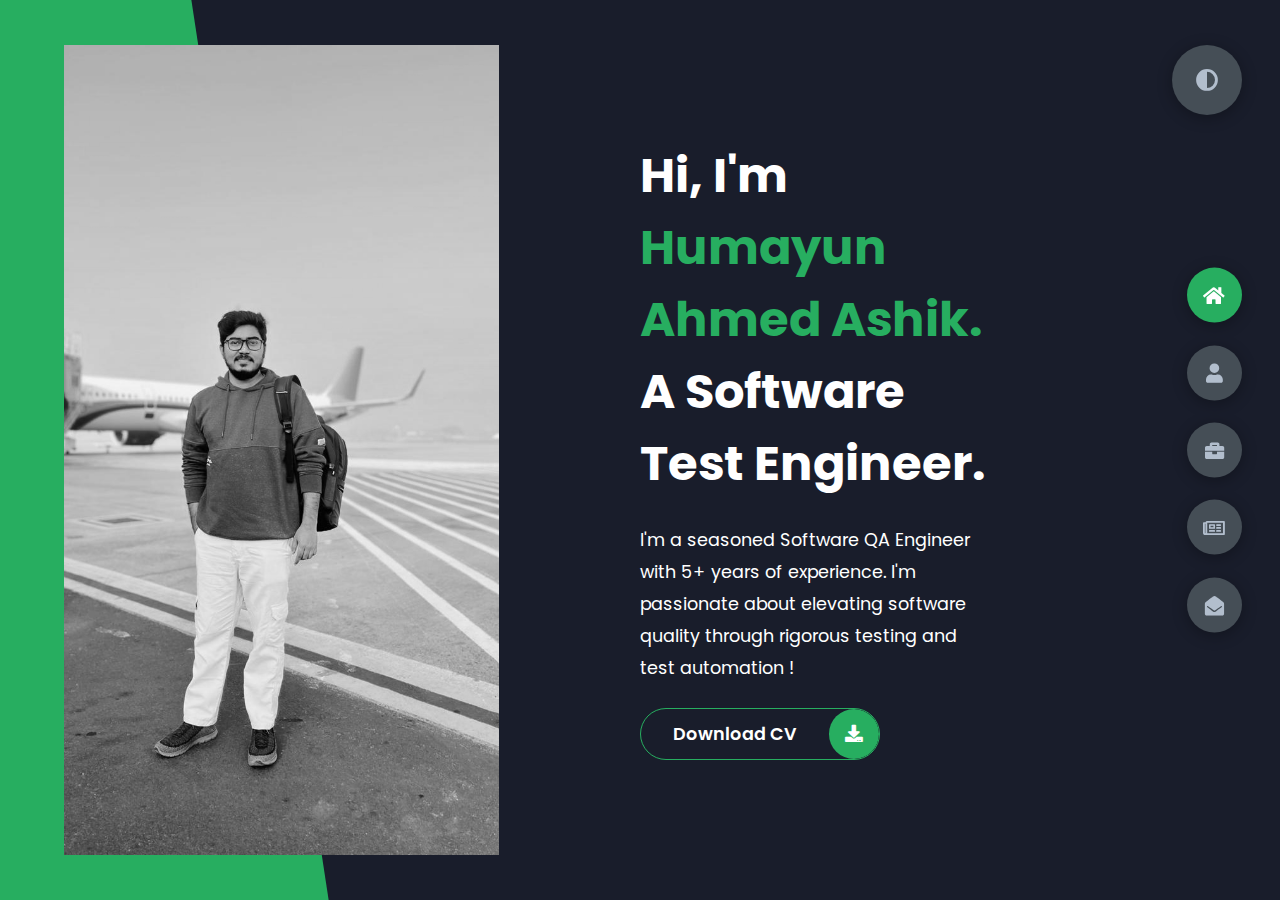
<file: index.html>
<!DOCTYPE html>
<html lang="en">
<head>
    <meta charset="UTF-8">
    <meta http-equiv="X-UA-Compatible" content="IE=edge">
    <meta name="viewport" content="width=device-width, initial-scale=1.0">
    <title>Portfolio</title>
    <link rel="stylesheet" href="styles/styles.css">
    <link rel="preconnect" href="https://fonts.googleapis.com">
    <link rel="preconnect" href="https://fonts.gstatic.com" crossorigin>
    <link rel="stylesheet" href="https://cdnjs.cloudflare.com/ajax/libs/font-awesome/5.15.4/css/all.min.css" integrity="sha512-1ycn6IcaQQ40/MKBW2W4Rhis/DbILU74C1vSrLJxCq57o941Ym01SwNsOMqvEBFlcgUa6xLiPY/NS5R+E6ztJQ==" crossorigin="anonymous" referrerpolicy="no-referrer" />
    <link href="https://fonts.googleapis.com/css2?family=Poppins:wght@400;500;600;700;800&display=swap" rel="stylesheet">
</head>
<body class="main-content">
    <header class="container header active" id="home">
        <div class="header-content">
            <div class="left-header">
                <div class="h-shape"></div>
                <div class="image">
                    <img src="img/profile.jpeg" alt="">
                </div>
            </div>
            <div class="right-header">
                <h1 class="name">
                    Hi, I'm <span>Humayun Ahmed Ashik.</span>
                    A Software Test Engineer.
                </h1>
                <p>
                    I'm a seasoned Software QA Engineer with 5+ years of experience. 
					I'm passionate about elevating software quality through rigorous testing and test automation !
                </p>
                <div class="btn-con">
                    <a href="assets/resume.pdf" class="main-btn">
                        <span class="btn-text">Download CV</span>
                        <span class="btn-icon"><i class="fas fa-download"></i></span>
                    </a>
                </div>
            </div>
        </div>
    </header>
    <main>
        <section class="container about" id="about">
            <div class="main-title">
                <h2>About <span>me</span><span class="bg-text">my stats</span></h2>
            </div>
            <div class="about-container">
                <div class="left-about">
                    <h4>Info. About me</h4>
                    <p>Hi, I’m Humayun Ahmed Ashik, a Senior Software Engineer in Test with over 5 years of experience in ensuring the quality and reliability of software applications. 
                        <br /><br />
                         I specialize in manual and automated testing, with expertise in tools like Selenium, WebdriverIO, JMeter, and Postman.
                        <br /> <br /> 

                        I’ve worked on diverse projects, from fintech solutions to cloud-based video sharing platforms, gaining hands-on experience in functional testing, API testing, load testing, and test automation. 
                        <br /> <br /> 
                        I thrive in Agile environments, collaborating with cross-functional teams to deliver robust software solutions.<br /> <br /> 
                        
                    </p>
                    <div class="btn-con">
                        <a href="assets/resume.pdf" class="main-btn">
                            <span class="btn-text">Download CV</span>
                            <span class="btn-icon"><i class="fas fa-download"></i></span>
                        </a>
                    </div>
                </div>
                <div class="right-about">
                    <div class="about-item">
                        <div class="abt-text">
                            <p class="large-text">8+</p>
                            <p class="small-text">Projects <br /> Completed</p>
                        </div>
                    </div>
                    <div class="about-item">
                        <div class="abt-text">
                            <p class="large-text">5+</p>
                            <p class="small-text">Years of <br /> experience</p>
                        </div>
                    </div>
					<div class="about-item">
                        <div class="abt-text">
                            <p class="large-text"></p>
                            <p class="small-text">Exploratory Testing</p>
                        </div>
                    </div>
					<div class="about-item">
                        <div class="abt-text">
                            <p class="large-text"></p>
                            <p class="small-text">API Testing</p>
                        </div>
                    </div>
					<div class="about-item">
                        <div class="abt-text">
                            <p class="large-text"></p>
                            <p class="small-text">Test Automation</p>
                        </div>
                    </div>
					<div class="about-item">
                        <div class="abt-text">
                            <p class="large-text"></p>
                            <p class="small-text">Load Testing</p>
                        </div>
                    </div>

                </div>
            </div>
            <div class="about-stats">
                <h4 class="stat-title">Coding Skills</h4>
                <div class="progress-bars">
                    <div class="progress-bar">
                        <p class="prog-title">Java</p>
                        <div class="progress-con">
                            <p class="prog-text">70%</p>
                            <div class="progress">
                                <span class="html"></span>
                            </div>
                        </div>
                    </div>
                    <div class="progress-bar">
                        <p class="prog-title">Python</p>
                        <div class="progress-con">
                            <p class="prog-text">60%</p>
                            <div class="progress">
                                <span class="css"></span>
                            </div>
                        </div>
                    </div>
                    <div class="progress-bar">
                        <p class="prog-title">Javascript</p>
                        <div class="progress-con">
                            <p class="prog-text">50%</p>
                            <div class="progress">
                                <span class="js"></span>
                            </div>
                        </div>
                    </div>
					<div class="progress-bar">
                        <p class="prog-title">SQL</p>
                        <div class="progress-con">
                            <p class="prog-text">70%</p>
                            <div class="progress">
                                <span class="js"></span>
                            </div>
                        </div>
                    </div>
                    
                </div>

				<h4 class="stat-title">Framework & Library</h4>
                <div class="progress-bars">
                    <div class="progress-bar">
                        <p class="prog-title">Selenium</p>
                        <div class="progress-con">
                            <p class="prog-text">80%</p>
                            <div class="progress">
                                <span class="html"></span>
                            </div>
                        </div>
                    </div>
                    <div class="progress-bar">
                        <p class="prog-title">Appium</p>
                        <div class="progress-con">
                            <p class="prog-text">70%</p>
                            <div class="progress">
                                <span class="css"></span>
                            </div>
                        </div>
                    </div>
                    <div class="progress-bar">
                        <p class="prog-title">WebDriver IO</p>
                        <div class="progress-con">
                            <p class="prog-text">70%</p>
                            <div class="progress">
                                <span class="js"></span>
                            </div>
                        </div>
                    </div>
					<div class="progress-bar">
                        <p class="prog-title">Rest Assured</p>
                        <div class="progress-con">
                            <p class="prog-text">60%</p>
                            <div class="progress">
                                <span class="js"></span>
                            </div>
                        </div>
                    </div>

                    
                </div>

				<h4 class="stat-title">Tools & Tech</h4>
                <div class="progress-bars">
					<div class="progress-bar">
                        <p class="prog-title">JMeter</p>
                        <div class="progress-con">
                            <p class="prog-text">70%</p>
                            <div class="progress">
                                <span class="html"></span>
                            </div>
                        </div>
                    </div>
                    <div class="progress-bar">
                        <p class="prog-title">Postman</p>
                        <div class="progress-con">
                            <p class="prog-text">80%</p>
                            <div class="progress">
                                <span class="html"></span>
                            </div>
                        </div>
                    </div>
                    <div class="progress-bar">
                        <p class="prog-title">Jira</p>
                        <div class="progress-con">
                            <p class="prog-text">70%</p>
                            <div class="progress">
                                <span class="css"></span>
                            </div>
                        </div>
                    </div>
                    <div class="progress-bar">
                        <p class="prog-title">TestRail</p>
                        <div class="progress-con">
                            <p class="prog-text">70%</p>
                            <div class="progress">
                                <span class="js"></span>
                            </div>
                        </div>
                    </div>
					<div class="progress-bar">
                        <p class="prog-title">Firebase</p>
                        <div class="progress-con">
                            <p class="prog-text">50%</p>
                            <div class="progress">
                                <span class="js"></span>
                            </div>
                        </div>
                    </div>

					<div class="progress-bar">
                        <p class="prog-title">Git</p>
                        <div class="progress-con">
                            <p class="prog-text">60%</p>
                            <div class="progress">
                                <span class="js"></span>
                            </div>
                        </div>
                    </div>
					<div class="progress-bar">
                        <p class="prog-title">Github Action</p>
                        <div class="progress-con">
                            <p class="prog-text">50%</p>
                            <div class="progress">
                                <span class="js"></span>
                            </div>
                        </div>
                    </div>
					<div class="progress-bar">
                        <p class="prog-title">Jenkins</p>
                        <div class="progress-con">
                            <p class="prog-text">50%</p>
                            <div class="progress">
                                <span class="js"></span>
                            </div>
                        </div>
                    </div>
					<div class="progress-bar">
                        <p class="prog-title">Grafana</p>
                        <div class="progress-con">
                            <p class="prog-text">50%</p>
                            <div class="progress">
                                <span class="js"></span>
                            </div>
                        </div>
                    </div>
                    
                </div>
            </div>


            <h4 class="stat-title">My Timeline</h4>
            <div class="timeline">
                <div class="timeline-item">
                    <div class="tl-icon">
                        <i class="fas fa-briefcase"></i>
                    </div>
                    <p class="tl-duration">2023 - present</p>
                    <h5>Sr. QA Automation Engineer<span> - CHEQ Inc.</span></h5>
                    <p>
                        <li> + Perform manual testing</li>
                        <li> + Write automation scripts to automate testing activities</li>
                        <li> + Prepare test plan and test cases</li>
                        <li> + Come up with best practices and tools for QA Automation</li>
                        <li> + Participate in code reviews, technical discoveries and spikes</li>
                        <li> + Actively participate in Agile/Scrum events</li>
                        <li> + Work as a self managed team</li>
                            
                            
                            
                            
                            
                           
                    </p>
                </div>

				<div class="timeline-item">
                    <div class="tl-icon">
                        <i class="fas fa-briefcase"></i>
                    </div>
                    <p class="tl-duration">2014 - 2018</p>
                    <h5>B.Sc in Computer Science and Engineering<span> - Rajshahi University of Engineering & Technology</span></h5>
                    <p>


                    </p>
                </div>

                <div class="timeline-item">
                    <div class="tl-icon">
                        <i class="fas fa-briefcase"></i>
                    </div>
                    <p class="tl-duration">2019 - 2022</p>
                    <h5>Software QA Engineer<span> - Kona Software Lab Ltd.</span></h5>
                    <p>
                        <li>+ Actively worked in an agile software development environment which utilized the Scrum process.</li>
                        <li>+ Load testing script preparation using JMeter.</li>
                        <li>+ API testing using postman.</li>
                        <li>+ Hands on mobile app testing.</li>
                        <li>+ Performed Web portal automation testing using Selenium</li>
                        <li>+ Performed Web portal automation testing using Selenium WebDriver which utilizes POM design pattern, Maven, TestNG etc.</li>
                        <li>+ Requirement analysis, design test scenarios and maintain test cases in TestRail for financial apps.</li>
                        <li>+ Logging and tracking bug through JIRA.</li>
                    </p>
                </div>


               

            </div>
        </section>

        <section class="container" id="portfolio">
            <div class="main-title">
                <h2>My <span>Portfolio</span><span class="bg-text">My Work</span></h2>
            </div>
            <p class="port-text" >
                >> These are some of my Notable works <<
            </p>
            <div class="portfolios">
				<div class="portfolio-item">
                    <div class="image">
                        <img src="img/project-1.png" alt="">
                    </div>
                    <div class="hover-items">
                        <h3 class="port-text"> Selenium UI Automation</h3>
                        <div class="icons">
                            <a href="https://github.com/humayun-ashik/automation-exercise-selenium" class="icon">
                                <i class="fab fa-github"></i>
                            </a>

                        </div>
                    </div>
                </div>
                <div class="portfolio-item">
                    <div class="image">
                        <img src="img/project-2.png" alt="">
                    </div>
                    <div class="hover-items">
                        <h3 class="port-text"> Webdriver IO Automation</h3>
                        <div class="icons">
                            <a href="https://github.com/humayun-ashik/webdriverio-mocha-ui-automation" class="icon">
                                <i class="fab fa-github"></i>
                            </a>

                        </div>
                    </div>
                </div>
                <div class="portfolio-item">
                    <div class="image">
                        <img src="img/project-3.png" alt="">
                    </div>
                    <div class="hover-items">
                        <h3 class="port-text"> RestAssured API Testing</h3>
                        <div class="icons">
                            <a href="https://github.com/humayun-ashik/restassured-apitesting-framework" class="icon">
                                <i class="fab fa-github"></i>
                            </a>
                        </div>
                    </div>
                </div>
                <div class="portfolio-item">
                    <div class="image">
                        <img src="img/project-4.png" alt="">
                    </div>
                    <div class="hover-items">
                        <h3 class="port-text">Clearing Automation Tool</h3>
                        <div class="icons">
                            <a href="https://github.com/humayun-ashik/clearing-automation-tool" class="icon">
                                <i class="fab fa-github"></i>
                            </a>
                        </div>
                    </div>
                </div>
                
            </div>
        </section>
        <section class="container" id="blogs">
            <div class="blogs-content">
                <div class="main-title">
                    <h2>My <span>Blogs</span><span class="bg-text">My Blogs</span></h2>
                </div>
                <div class="blogs">
                    <div class="blog">
                        <img src="img/blog-1.png" alt="">
                        <div class="blog-text">
                            <h4>
                                WEB SCRAPING MADE EASY WITH SCRAPY
                            </h4>
                            
                            <p>
                                Whether you're a market researcher, a data analyst, or simply someone who loves crunching numbers, 
                                the ability to collect and analyze data from the web is a valuable skill.
                            </p>
                            <div class="btn-con">
                                <a href="https://automation-alchemist.blogspot.com/2023/09/web-scraping-made-easy-with-scrapy.html" target="_blank" class="main-btn">
                                    <span class="btn-text">..READ</span>
                                </a>
                            </div>
                        </div>
                    </div>
                    <div class="blog">
                        <img src="img/blog-2.png" alt="">
                        <div class="blog-text">
                            <h4>
                                Frequently Used Unix Commands for Software Tester
                            </h4>
                            <p>
                                Unix commands can be very handy during any query result fetching from server log, here are some useful Unix commands for testers.
                            </p>
                            <div class="btn-con">
                                <a href="https://humayun-ashik.hashnode.dev/frequently-used-unix-commands-for-software-tester" target="_blank" class="main-btn">
                                    <span class="btn-text">..READ</span>
                                </a>
                            </div>
                        </div>
                    </div>


                </div>
            </div>
        </section>
        <section class="container contact" id="contact">
            <div class="contact-container">
                <div class="main-title">
                    <h2>Contact <span>Me</span><span class="bg-text">Contact</span></h2>
                </div>
                <div class="contact-content-con">
                    <div class="left-contact">
                        <h4>Contact me here</h4>
                        <p>
                            I'm eager to connect with fellow professionals, exchange insights, and explore collaboration. 
                            Whether you're into QA, tech, or simply seeking connections, feel free to reach out to explore possibilities.
                        </p>
                        <div class="contact-info">
                            <div class="contact-item">
                                <div class="icon">
                                    <i class="fas fa-map-marker-alt"></i>
                                    <span>Location</span>
                                </div>
                                <p>
                                    : Dhaka, Bangladesh
                                </p>
                            </div>
                            <div class="contact-item">
                                <div class="icon">
                                    <i class="fas fa-envelope"></i>
                                    <span>Email</span>
                                </div>
                                <p>
                                    : <small>humayunahmedashik@gmail.com</small>
                                </p>
                            </div>
                            <div class="contact-item">
                                <div class="icon">
                                    <i class="fas fa-user-graduate"></i>
                                    <span>Education</span>
                                </div>
                                <p>
                                    <span>: RUET, Bangladesh</span>
                                </p>
                            </div>
                            <div class="contact-item">
                                <div class="icon">
                                    <i class="fas fa-user-graduate"></i>
                                    <span>Mobile Number</span>
                                </div>
                                <p>
                                    <span>: 01750789814</span>
                                </p>
                            </div>
                            <div class="contact-item">
                                <div class="icon">
                                    <i class="fas fa-globe-africa"></i>
                                    <span>Languages</span>
                                </div>
                                <p>
                                    <span>: Bengali, English</span>
                                </p>
                            </div>
                        </div>
                        <div class="contact-icons">
                            <div class="contact-icon">
                                <a href="https://www.facebook.com/45h1k68" target="_blank">
                                    <i class="fab fa-facebook-f"></i>
                                </a>
                                <a href="https://twitter.com/HumayunAshik" target="_blank">
                                    <i class="fab fa-twitter"></i>
                                </a>
                                <a href="https://github.com/humayun-ashik" target="_blank">
                                    <i class="fab fa-github"></i>
                                </a>
                                <a href="https://www.youtube.com/@HumayunAhmedAshik" target="_blank">
                                    <i class="fab fa-youtube"></i>
                                </a>
                            </div>
                        </div>
                    </div>
                    <div class="right-contact">
                        <form method = "post" action="https://formspree.io/humayunahmedashik@gmail.com" action="" class="contact-form">
                            <div class="input-control i-c-2">
                                <input type="text" required placeholder="YOUR NAME">
                                <input type="email" required placeholder="YOUR EMAIL">
                            </div>
                            <div class="input-control">
                                <input type="text" required placeholder="ENTER SUBJECT">
                            </div>
                            <div class="input-control">
                                <textarea name="" id="" cols="15" rows="8" placeholder="Message Here..."></textarea>
                            </div>
                            <div class="submit-btn">
                                <a href="#" class="main-btn">
                                    <span class="btn-text">SUBMIT</span>
                                
                                </a>
                            </div>
                        </form>
                    </div>
                </div>
            </div>
        </section>
    </main>

    <div class="controls">
        <div class="control active-btn" data-id="home" >
            <i class="fas fa-home"></i>
        </div>
        <div class="control" data-id="about">
            <i class="fas fa-user"></i>
        </div>
        <div class="control" data-id="portfolio">
            <i class="fas fa-briefcase"></i>
        </div>
        <div class="control" data-id="blogs">
            <i class="far fa-newspaper"></i>
        </div>
        <div class="control" data-id="contact">
            <i class="fas fa-envelope-open"></i>
        </div>
    </div>
    <div class="theme-btn">
        <i class="fas fa-adjust"></i>
    </div>
    <script src="app.js"></script>
</body>
</html>
</file>
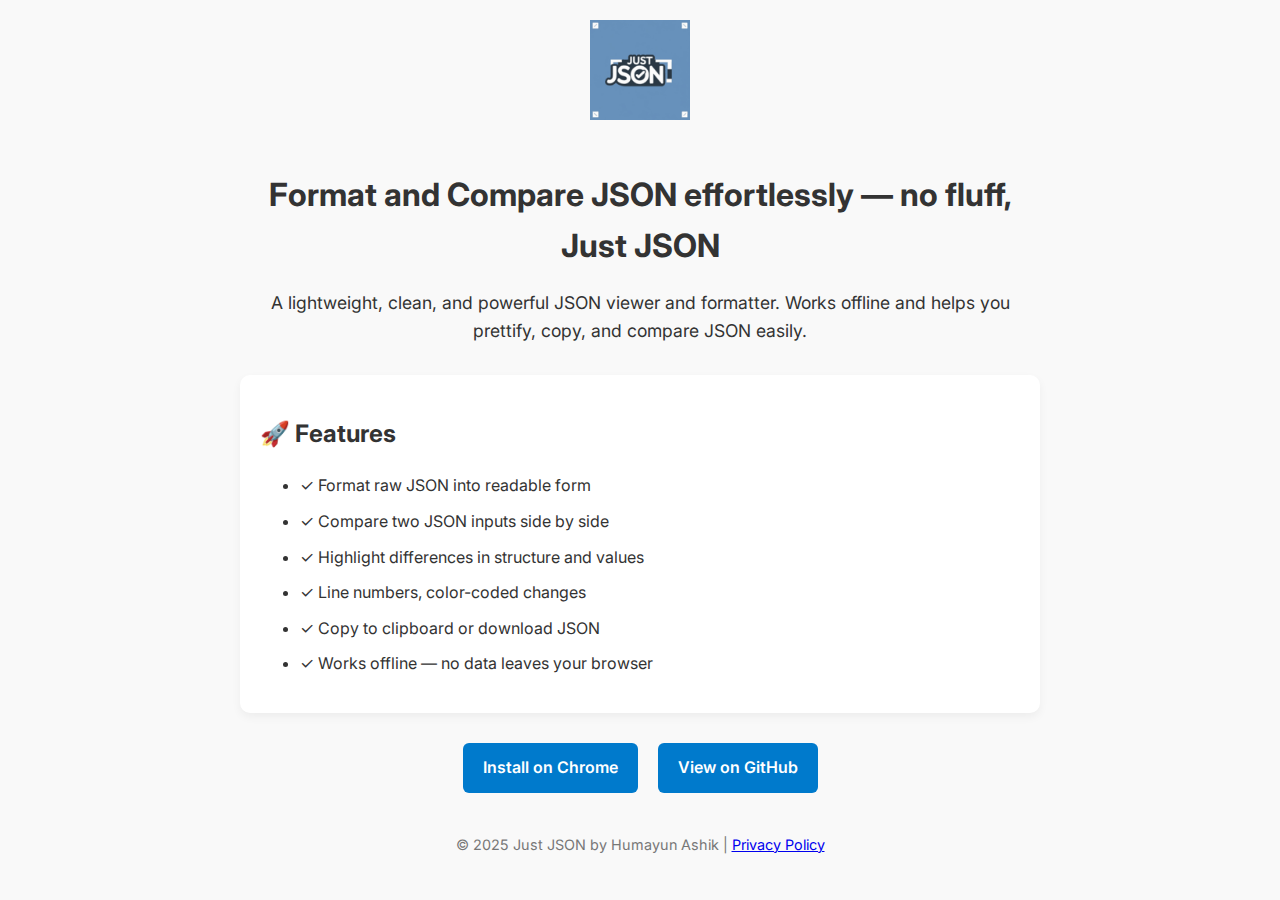
<file: extension/justjson/index.html>
<!DOCTYPE html>
<html lang="en">
<head>
  <meta charset="UTF-8" />
  <meta name="viewport" content="width=device-width, initial-scale=1.0"/>
  <title>Just JSON - Format & Compare JSON</title>
  <link rel="stylesheet" href="https://fonts.googleapis.com/css2?family=Inter:wght@400;600&display=swap">
  <style>
    body {
      margin: 0;
      font-family: 'Inter', sans-serif;
      background-color: #f9f9f9;
      color: #333;
      padding: 20px;
      line-height: 1.6;
    }
    .container {
      max-width: 800px;
      margin: auto;
      text-align: center;
    }
    .logo {
      width: 100px;
      margin-bottom: 20px;
    }
    h1 {
      font-size: 2rem;
      margin-bottom: 10px;
    }
    p {
      font-size: 1.1rem;
    }
    .features {
      text-align: left;
      background: #fff;
      padding: 20px;
      border-radius: 10px;
      margin: 30px 0;
      box-shadow: 0 4px 10px rgba(0, 0, 0, 0.05);
    }
    .features li {
      margin-bottom: 10px;
    }
    .btn-group {
      display: flex;
      justify-content: center;
      gap: 20px;
      margin-top: 30px;
    }
    .btn {
      text-decoration: none;
      padding: 12px 20px;
      border-radius: 6px;
      background-color: #007acc;
      color: white;
      font-weight: 600;
      transition: background 0.2s ease;
    }
    .btn:hover {
      background-color: #005f99;
    }
    footer {
      margin-top: 40px;
      font-size: 0.9rem;
      color: #777;
    }
  </style>
</head>
<body>
  <div class="container">
    <img src="icon128.png" alt="Just JSON logo" class="logo" />
    <h1>Format and Compare JSON effortlessly — no fluff, Just JSON</h1>
    <p>A lightweight, clean, and powerful JSON viewer and formatter. Works offline and helps you prettify, copy, and compare JSON easily.</p>

    <div class="features">
      <h2>🚀 Features</h2>
      <ul>
        <li>✓ Format raw JSON into readable form</li>
        <li>✓ Compare two JSON inputs side by side</li>
        <li>✓ Highlight differences in structure and values</li>
        <li>✓ Line numbers, color-coded changes</li>
        <li>✓ Copy to clipboard or download JSON</li>
        <li>✓ Works offline — no data leaves your browser</li>
      </ul>
    </div>

    <div class="btn-group">
      <a class="btn" href="https://chromewebstore.google.com/detail/just-json/fhplleofnkcekaknpabgpbdhnmndnpcn" target="_blank">Install on Chrome</a>
      <a class="btn" href="https://github.com/humayun-ashik/just-json-chrome-extension" target="_blank">View on GitHub</a>
    </div>

    <footer>
        &copy; 2025 Just JSON by Humayun Ashik |
        <a href="https://humayun-ashik.github.io/just-json-chrome-extension/privacy.html" target="_blank">Privacy Policy</a>
      </footer>
      
  </div>
</body>
</html>
</file>
<file: styles/styles.css>
* {
  margin: 0;
  padding: 0;
  box-sizing: border-box;
  list-style: none;
}

:root {
  --color-primary: #191d2b;
  --color-secondary: #27AE60;
  --color-white: #FFFFFF;
  --color-black: #000;
  --color-grey0: #f8f8f8;
  --color-grey-1: #dbe1e8;
  --color-grey-2: #b2becd;
  --color-grey-3: #6c7983;
  --color-grey-4: #454e56;
  --color-grey-5: #2a2e35;
  --color-grey-6: #12181b;
  --br-sm-2: 14px;
  --box-shadow-1: 0 3px 15px rgba(0,0,0,.3);
}

.light-mode {
  --color-primary: #FFFFFF;
  --color-secondary: #F56692;
  --color-white: #454e56;
  --color-black: #000;
  --color-grey0: #f8f8f8;
  --color-grey-1: #6c7983;
  --color-grey-2: #6c7983;
  --color-grey-3: #6c7983;
  --color-grey-4: #454e56;
  --color-grey-5: #f8f8f8;
  --color-grey-6: #12181b;
}

body {
  background-color: var(--color-primary);
  font-family: "Poppins", sans-serif;
  font-size: 1.1rem;
  color: var(--color-white);
  transition: all 0.4s ease-in-out;
}

a {
  display: inline-block;
  text-decoration: none;
  color: inherit;
  font-family: inherit;
}

header {
  min-height: 100vh;
  color: var(--color-white);
  overflow: hidden;
  padding: 0 !important;
}

section {
  min-height: 100vh;
  width: 100%;
  position: absolute;
  left: 0;
  top: 0;
  padding: 3rem 18rem;
}

.container {
  display: none;
  transform: translateY(-100%) scale(0);
  transition: all 0.4s ease-in-out;
  background-color: var(--color-primary);
}

.active {
  display: block;
  animation: appear 1s ease-in-out;
  transform: translateY(0) scaleY(1);
}
@keyframes appear {
  0% {
    transform: translateY(-100%) scaleY(0);
  }
  100% {
    transform: translateY(0) scaleY(1);
  }
}

.controls {
  position: fixed;
  z-index: 10;
  top: 50%;
  right: 3%;
  display: flex;
  flex-direction: column;
  align-items: center;
  justify-content: center;
  transform: translateY(-50%);
}
.controls .control {
  padding: 1rem;
  cursor: pointer;
  background-color: var(--color-grey-4);
  width: 55px;
  height: 55px;
  border-radius: 50%;
  display: flex;
  justify-content: center;
  align-items: center;
  margin: 0.7rem 0;
  box-shadow: var(--box-shadow-1);
}
.controls .control i {
  font-size: 1.2rem;
  color: var(--color-grey-2);
  pointer-events: none;
}
.controls .active-btn {
  background-color: var(--color-secondary);
  transition: all 0.4s ease-in-out;
}
.controls .active-btn i {
  color: var(--color-white);
}

.theme-btn {
  top: 5%;
  right: 3%;
  width: 70px;
  height: 70px;
  border-radius: 50%;
  background-color: var(--color-grey-4);
  cursor: pointer;
  position: fixed;
  display: flex;
  justify-content: center;
  align-items: center;
  box-shadow: 0 3px 15px rgba(0, 0, 0, 0.3);
  transition: all 0.1s ease-in-out;
}
.theme-btn:active {
  transform: translateY(-3px);
}
.theme-btn i {
  font-size: 1.4rem;
  color: var(--color-grey-2);
  pointer-events: none;
}

/*Header-content*/
.header-content {
  display: grid;
  grid-template-columns: repeat(2, 1fr);
  min-height: 100vh;
}
.header-content .left-header {
  display: flex;
  align-items: center;
  position: relative;
}
.header-content .left-header .h-shape {
  transition: all 0.4s ease-in-out;
  width: 65%;
  height: 100%;
  background-color: var(--color-secondary);
  position: absolute;
  left: 0;
  top: 0;
  z-index: -1;
  clip-path: polygon(0 0, 46% 0, 79% 100%, 0% 100%);
}
.header-content .left-header .image {
  border-radius: var(--br-sm-2);
  height: 90%;
  width: 68%;
  margin-left: 4rem;
  background-color: var(--color-black);
  transition: all 0.4s ease-in-out;
}
.header-content .left-header .image img {
  width: 100%;
  height: 100%;
  object-fit: cover;
  transition: all 0.4s ease-in-out;
  filter: grayscale(100%);
}
.header-content .left-header .image img:hover {
  filter: grayscale(0);
}
.header-content .right-header {
  display: flex;
  flex-direction: column;
  justify-content: center;
  padding-right: 18rem;
}
.header-content .right-header .name {
  font-size: 3rem;
}
.header-content .right-header .name span {
  color: var(--color-secondary);
}
.header-content .right-header p {
  margin: 1.5rem 0;
  line-height: 2rem;
}

/*About*/
.about-container {
  display: grid;
  grid-template-columns: repeat(2, 1fr);
  padding-top: 3.5rem;
  padding-bottom: 5rem;
}
.about-container .right-about {
  display: grid;
  grid-template-columns: repeat(2, 1fr);
  grid-gap: 2rem;
}
.about-container .right-about .about-item {
  border: 1px solid var(--color-grey-5);
  border-radius: 5px;
  transition: all 0.4s ease-in-out;
  box-shadow: 1px 2px 15px rgba(0, 0, 0, 0.1);
}
.about-container .right-about .about-item:hover {
  cursor: default;
  transform: translateY(-5px);
  border: 1px solid var(--color-secondary);
  box-shadow: 1px 4px 15px rgba(0, 0, 0, 0.32);
}
.about-container .right-about .about-item .abt-text {
  padding: 1.5rem;
  display: flex;
  flex-direction: column;
}
.about-container .right-about .about-item .abt-text .large-text {
  font-size: 3rem;
  font-weight: 700;
  color: var(--color-secondary);
}
.about-container .right-about .about-item .abt-text .small-text {
  padding-left: 3rem;
  position: relative;
  text-transform: uppercase;
  font-size: 1.2rem;
  color: var(--color-grey-1);
  letter-spacing: 2px;
}
.about-container .right-about .about-item .abt-text .small-text::before {
  content: "";
  position: absolute;
  left: 0;
  top: 15px;
  width: 2rem;
  height: 2px;
  background-color: var(--color-grey-5);
}
.about-container .left-about {
  padding-right: 5rem;
}
.about-container .left-about p {
  line-height: 2rem;
  padding: 1rem;
  color: var(--color-grey-1);
}
.about-container .left-about h4 {
  font-size: 2rem;
  text-transform: uppercase;
}

.about-stats {
  padding-bottom: 4rem;
}
.about-stats .progress-bars {
  display: grid;
  grid-template-columns: repeat(2, 1fr);
  grid-gap: 2rem;
}
.about-stats .progress-bars .progress-bar {
  display: flex;
  flex-direction: column;
}
.about-stats .progress-bars .progress-bar .prog-title {
  text-transform: uppercase;
  font-weight: 500;
}
.about-stats .progress-bars .progress-bar .progress-con {
  display: flex;
  align-items: center;
}
.about-stats .progress-bars .progress-bar .progress-con .prog-text {
  color: var(--color-grey-2);
}
.about-stats .progress-bars .progress-bar .progress-con .progress {
  width: 100%;
  height: 0.45rem;
  background-color: var(--color-grey-4);
  margin-left: 1rem;
  position: relative;
}
.about-stats .progress-bars .progress-bar .progress-con .progress span {
  position: absolute;
  top: 0;
  left: 0;
  height: 100%;
  background-color: var(--color-secondary);
  transition: all 0.4s ease-in-out;
  width: 60%;
}
.about-stats .progress-bars .progress-bar .progress-con .progress .html {
  width: 80%;
}
.about-stats .progress-bars .progress-bar .progress-con .progress .css {
  width: 95%;
}
.about-stats .progress-bars .progress-bar .progress-con .progress .js {
  width: 75%;
}
.about-stats .progress-bars .progress-bar .progress-con .progress .react {
  width: 60%;
}
.about-stats .progress-bars .progress-bar .progress-con .progress .node {
  width: 87%;
}
.about-stats .progress-bars .progress-bar .progress-con .progress .python {
  width: 70%;
}

.stat-title {
  text-transform: uppercase;
  font-size: 1.4rem;
  text-align: center;
  padding: 3.5rem 0;
  position: relative;
}
.stat-title::before {
  content: "";
  position: absolute;
  left: 50%;
  top: 0;
  width: 40%;
  height: 1px;
  background-color: var(--color-grey-5);
  transform: translateX(-50%);
}

/*Timeline*/
.timeline {
  display: grid;
  grid-template-columns: repeat(2, 1fr);
  grid-gap: 2rem;
  padding-bottom: 3rem;
}
.timeline .timeline-item {
  position: relative;
  padding-left: 3rem;
  border-left: 1px solid var(--color-grey-5);
}
.timeline .timeline-item .tl-icon {
  position: absolute;
  left: -27px;
  top: 0;
  background-color: var(--color-secondary);
  width: 50px;
  height: 50px;
  border-radius: 50%;
  display: flex;
  align-items: center;
  justify-content: center;
}
.timeline .timeline-item .tl-icon i {
  font-size: 1.3rem;
}
.timeline .timeline-item .tl-duration {
  padding: 0.2rem 0.6rem;
  background-color: var(--color-grey-5);
  border-radius: 15px;
  display: inline-block;
  font-size: 0.8rem;
  text-transform: uppercase;
  font-weight: 500;
}
.timeline .timeline-item h5 {
  padding: 1rem 0;
  text-transform: uppercase;
  font-size: 1.3rem;
  font-weight: 600;
}
.timeline .timeline-item h5 span {
  color: var(--color-grey-2);
  font-weight: 500;
  font-size: 1.2rem;
}
.timeline .timeline-item p {
  color: var(--color-grey-2);
}

.port-text {
  padding: 2rem 0;
  text-align: center;
}

.portfolios {
  display: grid;
  grid-template-columns: repeat(3, 1fr);
  grid-gap: 2rem;
  margin-top: 3rem;
}
.portfolios .portfolio-item {
  position: relative;
  border-radius: 15px;
}
.portfolios .portfolio-item img {
  width: 100%;
  height: 300px;
  object-fit: cover;
  border-radius: 15px;
}
.portfolios .portfolio-item .hover-items {
  width: 100%;
  height: 100%;
  background-color: var(--color-secondary);
  position: absolute;
  left: 0;
  top: 0;
  border-radius: 15px;
  display: flex;
  justify-content: center;
  align-items: center;
  flex-direction: column;
  opacity: 0;
  transform: scale(0);
  transition: all 0.4s ease-in-out;
}
.portfolios .portfolio-item .hover-items h3 {
  font-size: 1.5rem;
  color: var(--color-white);
  margin-bottom: 1.5rem;
}
.portfolios .portfolio-item .hover-items .icons {
  display: flex;
  justify-content: center;
  align-items: center;
}
.portfolios .portfolio-item .hover-items .icons .icon {
  background-color: var(--color-primary);
  border-radius: 50%;
  width: 50px;
  height: 50px;
  display: flex;
  align-items: center;
  justify-content: center;
  margin: 0 1rem;
  cursor: pointer;
  transition: all 0.4s ease-in-out;
}
.portfolios .portfolio-item .hover-items .icons .icon i {
  font-size: 1.5rem;
  color: var(--color-white);
  margin: 0 1rem;
}
.portfolios .portfolio-item .hover-items .icons .icon:hover {
  background-color: var(--color-white);
}
.portfolios .portfolio-item .hover-items .icons .icon:hover i {
  color: var(--color-primary);
}

.portfolio-item:hover .hover-items {
  opacity: 1;
  transform: scale(1);
}

.blogs {
  display: grid;
  grid-template-columns: repeat(3, 1fr);
  grid-gap: 2rem;
  margin-top: 3rem;
}
.blogs .blog {
  position: relative;
  background-color: var(--color-grey-5);
  border-radius: 5px;
  box-shadow: 1px 1px 20px rgba(0, 0, 0, 0.1);
  transition: all 0.4s ease-in-out;
}
.blogs .blog:hover {
  box-shadow: 1px 1px 20px rgba(0, 0, 0, 0.3);
  transform: translateY(-5px);
  transition: all 0.4s ease-in-out;
}
.blogs .blog:hover img {
  filter: grayscale(0);
  transform: scale(1.1);
  box-shadow: 0px 4px 15px rgba(0, 0, 0, 0.8);
}
.blogs .blog img {
  width: 100%;
  height: 300px;
  object-fit: cover;
  border-top-left-radius: 5px;
  border-top-right-radius: 5px;
  filter: grayscale(100%);
  transition: all 0.4s ease-in-out;
}
.blogs .blog .blog-text {
  margin-top: -7px;
  padding: 1.1rem;
  border-top: 8px solid var(--color-secondary);
}
.blogs .blog .blog-text h4 {
  font-size: 1.5rem;
  margin-bottom: 0.7rem;
  transition: all 0.4s ease-in-out;
  cursor: pointer;
}
.blogs .blog .blog-text h4:hover {
  color: var(--color-secondary);
}
.blogs .blog .blog-text p {
  color: var(--color-grey-2);
  line-height: 2rem;
  padding-bottom: 1rem;
}

.contact-content-con {
  display: flex;
  padding-top: 3.5rem;
}
.contact-content-con .left-contact {
  flex: 2;
}
.contact-content-con .left-contact h4 {
  margin-top: 1rem;
  font-size: 2rem;
  text-transform: uppercase;
}
.contact-content-con .left-contact p {
  margin: 1rem 0;
  line-height: 2rem;
}
.contact-content-con .left-contact .contact-info .contact-item {
  display: flex;
  align-items: center;
  justify-content: space-between;
}
.contact-content-con .left-contact .contact-info .contact-item p {
  margin: 0.3rem 0 !important;
  padding: 0 !important;
}
.contact-content-con .left-contact .contact-info .contact-item .icon {
  display: grid;
  grid-template-columns: 40px 1fr;
}
.contact-content-con .left-contact .contact-info .contact-item .icon i {
  display: flex;
  align-items: center;
  font-size: 1.3rem;
}
.contact-content-con .left-contact .contact-icon {
  display: flex;
  margin-top: 2rem;
}
.contact-content-con .left-contact .contact-icon a {
  display: flex;
  align-items: center;
  color: var(--color-white);
  background-color: var(--color-grey-5);
  cursor: pointer;
  justify-content: center;
  width: 50px;
  height: 50px;
  border-radius: 50%;
  margin: 0 0.4rem;
  transition: all 0.4s ease-in-out;
}
.contact-content-con .left-contact .contact-icon a:hover {
  background-color: var(--color-secondary);
}
.contact-content-con .left-contact .contact-icon a:hover i {
  color: var(--color-primary);
}
.contact-content-con .left-contact .contact-icon a i {
  display: flex;
  align-items: center;
  justify-content: center;
  font-size: 1.3rem;
}
.contact-content-con .right-contact {
  flex: 3;
  margin-left: 3rem;
}
.contact-content-con .right-contact .input-control {
  margin: 1.5rem 0;
}
.contact-content-con .right-contact .input-control input, .contact-content-con .right-contact .input-control textarea {
  border-radius: 30px;
  font-weight: inherit;
  font-size: inherit;
  font-family: inherit;
  padding: 0.8rem 1.1rem;
  outline: none;
  border: none;
  background-color: var(--color-grey-5);
  width: 100%;
  color: var(--color-white);
  resize: none;
}
.contact-content-con .right-contact .i-c-2 {
  display: flex;
}
.contact-content-con .right-contact .i-c-2 :last-child {
  margin-left: 1.5rem;
}
.contact-content-con .right-contact .submit-btn {
  display: flex;
  justify-content: flex-start;
}

/*Independed components*/
.btn-con {
  display: flex;
  align-self: flex-start;

}

.main-btn {
  border-radius: 30px;
  color: inherit;
  font-weight: 600;
  position: relative;
  border: 1px solid var(--color-secondary);
  display: flex;
  align-self: flex-start;
  align-items: center;
  overflow: hidden;
}
.main-btn .btn-text {
  padding: 0 2rem;
}
.main-btn .btn-icon {
  background-color: var(--color-secondary);
  display: flex;
  align-items: center;
  justify-content: center;
  border-radius: 50%;
  padding: 1rem;
}
.main-btn::before {
  content: "";
  position: absolute;
  top: 0;
  right: 0;
  transform: translateX(100%);
  transition: all 0.4s ease-out;
  z-index: -1;
}
.main-btn:hover {
  transition: all 0.4s ease-out;
}
.main-btn:hover::before {
  width: 100%;
  height: 100%;
  background-color: var(--color-secondary);
  transform: translateX(0);
  transition: all 0.4s ease-out;
}

.main-title {
  text-align: center;
}
.main-title h2 {
  position: relative;
  text-transform: uppercase;
  font-size: 4rem;
  font-weight: 700;
}
.main-title h2 span {
  color: var(--color-secondary);
}
.main-title h2 .bg-text {
  position: absolute;
  top: 50%;
  left: 50%;
  color: var(--color-grey-5);
  transition: all 0.4s ease-in-out;
  z-index: -1;
  transform: translate(-50%, -50%);
  font-weight: 800;
  font-size: 6.3rem;
}

.about-container .left-about p {
  padding-left: 0;
}

@media screen and (max-width: 600px) {
  header {
    padding: 0 !important;
  }

  .theme-btn {
    width: 50px;
    height: 50px;
  }

  .header-content {
    grid-template-columns: repeat(1, 1fr);
    padding-bottom: 6rem;
  }

  .left-header .h-shape {
    display: none;
  }

  .right-header {
    grid-row: 1;
    padding-right: 0rem !important;
    width: 90%;
    margin: 0 auto;
  }
  .right-header .name {
    font-size: 2.5rem !important;
    text-align: center;
    padding-top: 3rem;
  }

  .header-content .left-header .image {
    margin: 0 auto;
    width: 90%;
  }

  .controls {
    top: auto;
    bottom: 0;
    flex-direction: row;
    justify-content: center;
    left: 50%;
    transform: translateX(-50%);
    width: 100%;
    background-color: var(--color-grey-5);
  }
  .controls .control {
    margin: 1rem 0.3rem;
  }

  .about-container {
    grid-template-columns: repeat(1, 1fr);
  }
  .about-container .right-about {
    grid-template-columns: repeat(1, 1fr);
    padding-top: 2.5rem;
  }
  .about-container .left-about {
    padding-right: 0;
  }
  .about-container .left-about p {
    padding-left: 0;
  }

  .timeline {
    grid-template-columns: repeat(1, 1fr);
    padding-bottom: 6rem;
  }

  .container {
    padding: 2rem 2.5rem !important;
  }

  .about-stats .progress-bars {
    grid-template-columns: repeat(1, 1fr);
  }

  .portfolios {
    grid-template-columns: repeat(1, 1fr);
    padding-bottom: 6rem;
    margin-top: 1rem;
  }

  .blogs {
    grid-template-columns: repeat(1, 1fr);
    padding-bottom: 6rem;
  }

  .contact-content-con {
    flex-direction: column;
  }
  .contact-content-con .right-contact {
    margin-left: 0;
    margin-top: 2.5rem;
  }

  .contact-content-con .right-contact .i-c-2 {
    flex-direction: column;
  }

  .contact-content-con .right-contact .i-c-2 :last-child {
    margin-left: 0;
    margin-top: 1.5rem;
  }

  .contact-content-con .right-contact {
    margin-bottom: 6rem;
  }

  .contact-item {
    flex-direction: column;
    margin: 1rem 0;
  }
  .contact-item p {
    font-size: 15px;
    color: var(--color-grey-2);
  }
  .contact-item span {
    font-size: 15px;
  }
  .contact-item .icon {
    grid-template-columns: 25px 1fr;
  }

  .main-title h2 {
    font-size: 2rem;
  }
  .main-title h2 span {
    font-size: 2.3rem;
  }
  .main-title h2 .bg-text {
    font-size: 2.3rem;
  }
}
@media screen and (max-width: 1432px) {
  .container {
    padding: 7rem 11rem;
  }

  .contact-content-con {
    flex-direction: column;
  }
  .contact-content-con .right-contact {
    margin-left: 0;
    margin-top: 2.5rem;
  }

  .contact-content-con .right-contact .i-c-2 {
    flex-direction: column;
  }

  .contact-content-con .right-contact .i-c-2 :last-child {
    margin-left: 0;
    margin-top: 1.5rem;
  }

  .contact-content-con .right-contact {
    margin-bottom: 6rem;
  }

  .main-title h2 .bg-text {
    font-size: 5.5rem;
  }
}
@media screen and (max-width: 1250px) {
  .blogs {
    grid-template-columns: repeat(2, 1fr);
    margin-top: 6rem;
  }

  .portfolios {
    grid-template-columns: repeat(2, 1fr);
  }

  .header-content .right-header {
    padding-right: 9rem;
  }
}
@media screen and (max-width: 660px) {
  .blogs {
    grid-template-columns: repeat(1, 1fr);
  }

  .portfolios {
    grid-template-columns: repeat(1, 1fr);
  }
}
@media screen and (max-width: 1070px) {
  .about-container {
    grid-template-columns: repeat(1, 1fr);
  }
  .about-container .right-about {
    padding-top: 2.5rem;
  }

  .main-title h2 {
    font-size: 4rem;
  }
  .main-title h2 span {
    font-size: 4rem;
  }
  .main-title h2 .bg-text {
    font-size: 4.5rem;
  }
}
@media screen and (max-width: 970px) {
  .container {
    padding: 7rem 6rem;
  }

  .about-container .left-about {
    padding-right: 0rem;
  }

  .header-content {
    grid-template-columns: repeat(1, 1fr);
    padding-bottom: 6rem;
  }

  .left-header .h-shape {
    display: none;
  }
  .left-header .image {
    width: 90% !important;
    margin: 0 auto !important;
  }

  .right-header {
    grid-row: 1;
    padding-right: 0rem !important;
    width: 90%;
    margin: 0 auto;
  }
  .right-header .name {
    font-size: 2.5rem !important;
    text-align: center;
    padding-top: 3rem;
  }
}
@media screen and (max-width: 700px) {
  .container {
    padding: 7rem 3rem;
  }

  .about-stats .progress-bars {
    grid-template-columns: repeat(1, 1fr);
  }

  .about-container .right-about {
    grid-template-columns: repeat(1, 1fr);
  }

  .timeline {
    grid-template-columns: repeat(1, 1fr);
  }

  .main-title h2 {
    font-size: 3rem;
  }
  .main-title h2 span {
    font-size: 3rem;
  }
  .main-title h2 .bg-text {
    font-size: 4rem;
  }
}


.btn {
  display: inline-block;
  margin-bottom: 0;
  font-weight: normal;
  text-align: center;
  vertical-align: middle;
  touch-action: manipulation;
  cursor: pointer;
  background-image: none;
  border: 1px solid transparent;
  white-space: nowrap;
  padding: 8px 14px;
  font-size: 11px;
  line-height: 1.78;
  border-radius: 0px;
  -webkit-user-select: none;
  -moz-user-select: none;
  -ms-user-select: none;
  user-select: none; 
}
.btn-default {
  color: #000;
  background-color: transparent;
  border-color: #000; 
}

/*# sourceMappingURL=styles.css.map */
</file>
